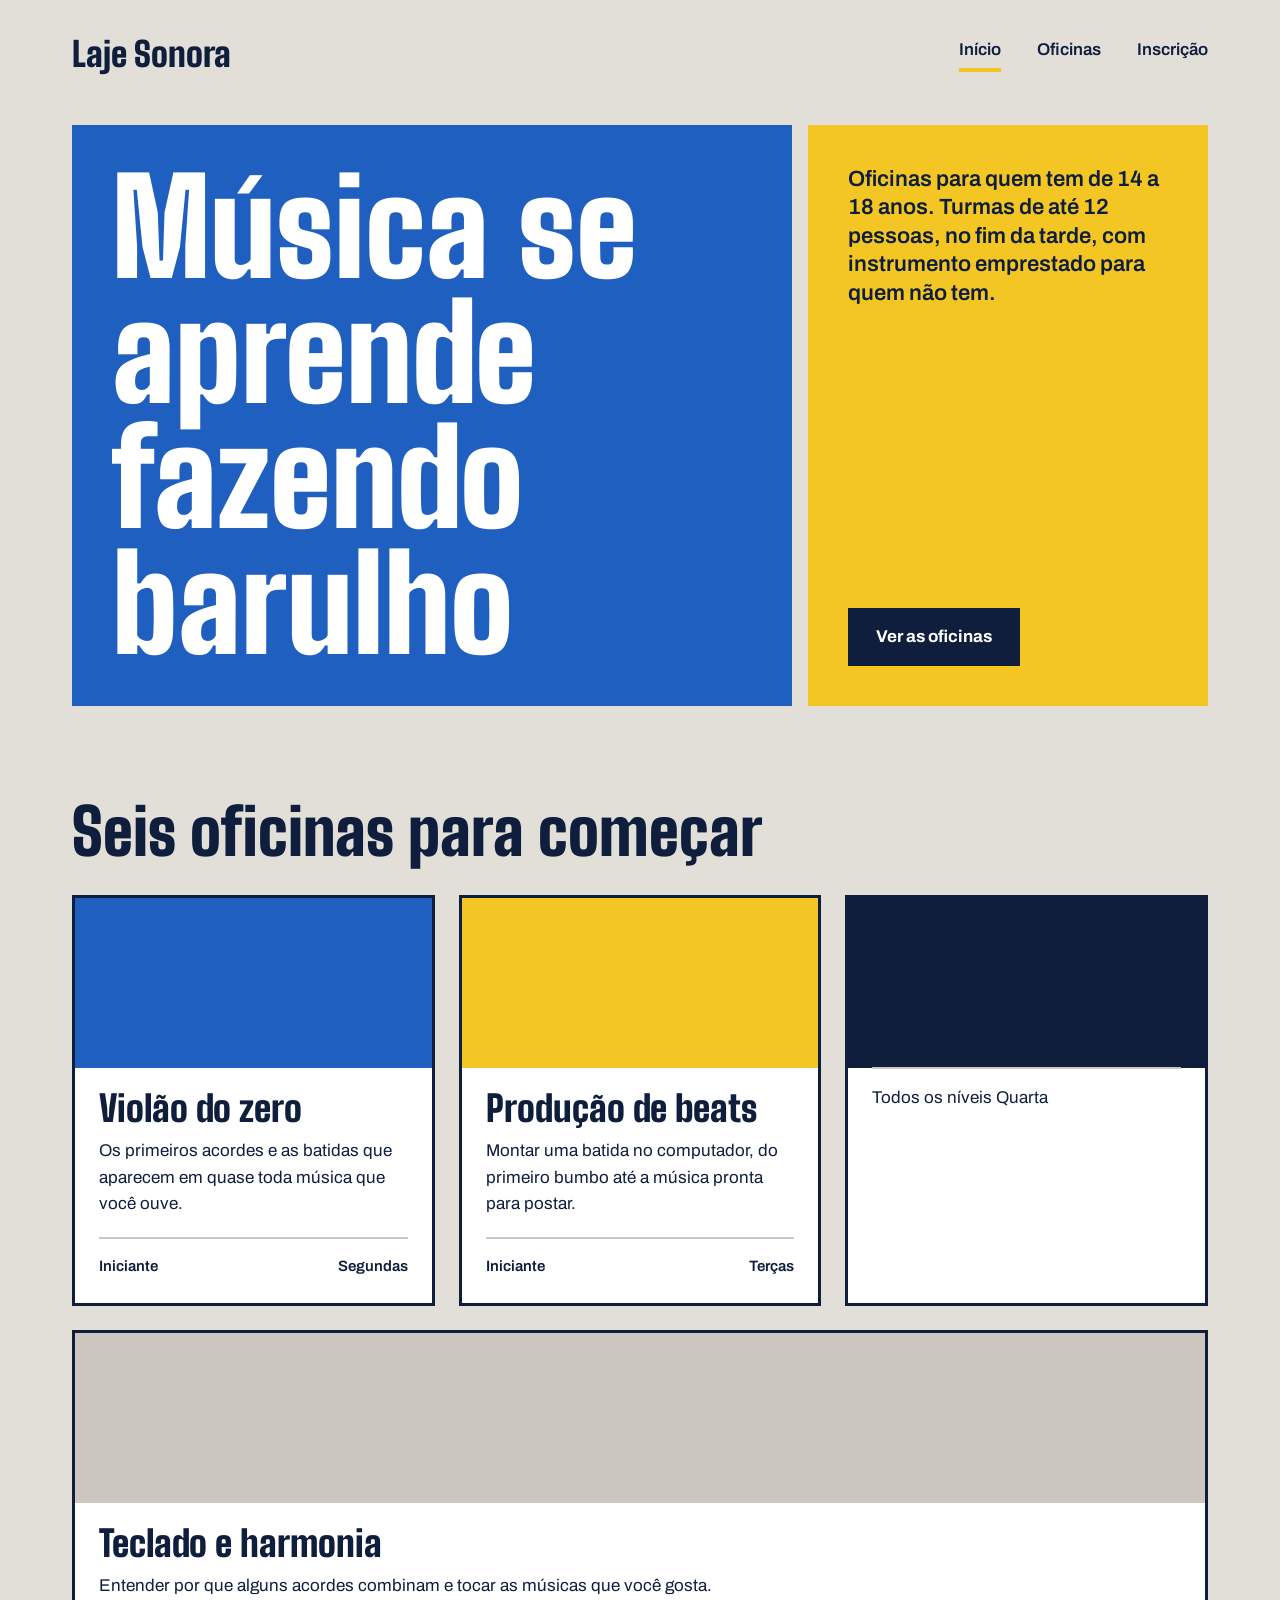
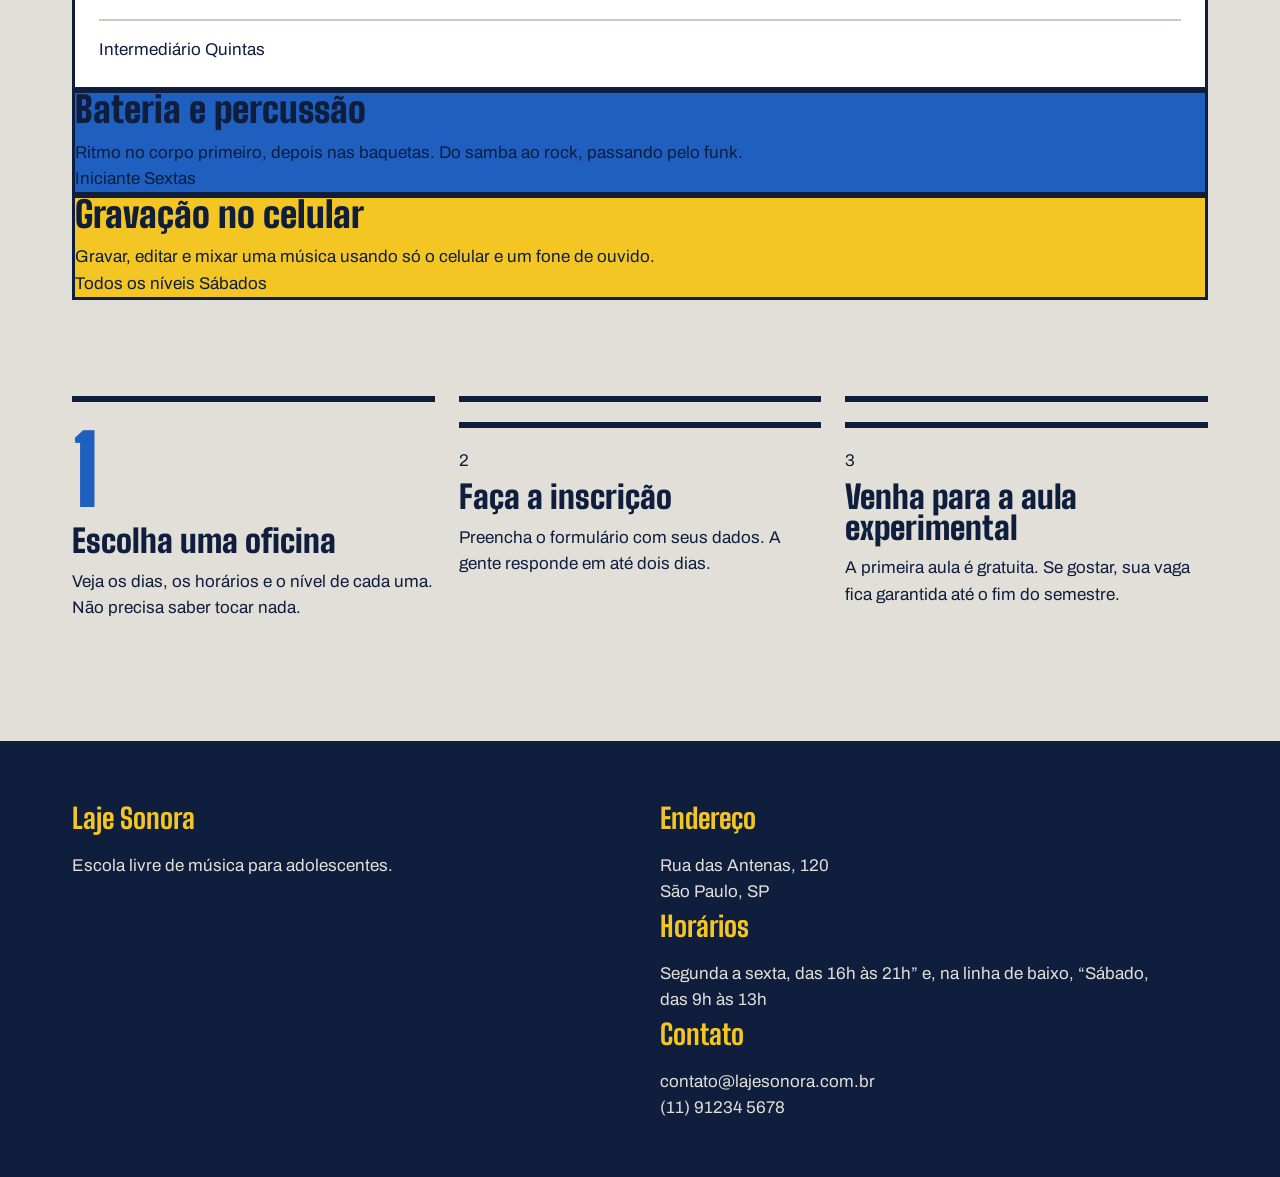
<file: index.html>
<!DOCTYPE html>
<html lang="pt-BR">
<head>
    <meta charset="UTF-8">
    <meta name="viewport" content="width=device-width, initial-scale=1.0">
    <link rel="stylesheet" href="index.css">
<link rel="preconnect" href="https://fonts.googleapis.com">
<link rel="preconnect" href="https://fonts.gstatic.com" crossorigin>
<link href="https://fonts.googleapis.com/css2?family=Archivo:ital,wght@0,100..900;1,100..900&family=Big+Shoulders:opsz,wght@10..72,100..900&display=swap" rel="stylesheet">

    <title>Laje Sonora | Início</title>
</head>
<body>
    <header class="conteudo topo">
        <a href="index.html" class="logo">Laje Sonora</a>
        <nav class="menu">
            <a href="index.html" class="atual">Início</a>
            <a href="oficinas.html">Oficinas</a>
            <a href="inscricao.html">Inscrição</a>

        </nav>
    </header>
    <main>
        <section class="conteudo cartazes">
        <div class="cartaz cartaz-principal">
            <h1>Música se aprende fazendo barulho</h1>
        </div>
        <div class="cartaz cartaz-lateral">
            <p>Oficinas para quem tem de 14 a 18 anos. Turmas de até 12 pessoas, no fim da tarde, com instrumento emprestado para quem não tem.</p>
            <a href="oficinas.html" class="botao">Ver as oficinas</a>
        </div>
        </section>
        <section class="conteudo secao">
            <h2 class="titulo-secao">Seis oficinas para começar</h2>
            <div class="cards">
                <article class="card">
                    <div class="foto foto-azul"></div>
                    <div class="card-texto">
                        <h3>Violão do zero</h3>
                        <p>Os primeiros acordes e as batidas que aparecem em quase toda música que você ouve.</p>
                        <div class="card-info">
                            <span>Iniciante</span>
                            <span>Segundas</span>
                        </div>
                    </div>
                </article>
                <article class="card">
                <div class="foto foto-amarela"></div>
                <div class="card-texto">
                    <h3>Produção de beats</h3>
                    <p>Montar uma batida no computador, do primeiro bumbo até a música pronta para postar.</p>

                    <div class="card-info">
                    <span>Iniciante</span>
                    <span>Terças</span>
                    </div>
                </div>
                </article>
                <article class="card">
                    <div class="foto foto-tinta">
                        <div class="card-texto">
                        <h3>Canto em grupo</h3>
                        <p>Afinação, respiração e vozes em harmonia, cantando junto com a turma toda.</p>
                        <div class="card-info"></div>
                        <span>Todos os níveis</span>
                        <span>Quarta</span>
                        </div>
                    </div>
                </article>
                <article class="card">
                    <div class="foto"></div>

                        <div class="card-texto">
                <h3>Teclado e harmonia</h3>
                <p>Entender por que alguns acordes combinam e tocar as músicas que você gosta.</p>
                <div class="card-info"></div>
                <span>Intermediário</span>
                <span>Quintas</span>
                </div>
                    </div>
                </article>
                <article class="card">
                    <div class="foto-azul">
                <h3>Bateria e percussão</h3>
                <p>Ritmo no corpo primeiro, depois nas baquetas. Do samba ao rock, passando pelo funk.</p>
                <span>Iniciante</span>
                <span>Sextas</span>
                    </div>
                </article>
                <article class="card">
                    <div class="foto-amarela">
                <h3>Gravação no celular</h3>
                <p>Gravar, editar e mixar uma música usando só o celular e um fone de ouvido.</p>
                <span>Todos os níveis</span>
                <span>Sábados</span>
                    </div>
                </article>
            </div>
        </section>
        <section class="conteudo secao">
        <h2></h2>
        <div class="passos">
            <div class="passo">
                <p class="passo-numero">1</p>
                <h3>Escolha uma oficina</h3>
                <p>Veja os dias, os horários e o nível de cada uma. Não precisa saber tocar nada.</p>
            </div>
            <div class="passo">
                <p class="passo numero">2</p>
                <h3>Faça a inscrição</h3>
                <p>Preencha o formulário com seus dados. A gente responde em até dois dias.</p>
            </div>
            <div class="passo">
                <p class="passo numero">3</p>
                <h3>Venha para a aula experimental</h3>
                <p>A primeira aula é gratuita. Se gostar, sua vaga fica garantida até o fim do semestre.</p>
            </div>
        </div>
        
        </section>
    </main>
    <footer class="rodape">
        <div class="conteudo rodape-colunas">
            <div class="rodape-coluna">
                <h4>Laje Sonora</h4>
                <p>Escola livre de música para adolescentes.</p>
            </div>
            <div class="conteudo rodape-coluna">
                <div class="rodape-coluna">
                    <h4>Endereço</h4>
                    <p>Rua das Antenas, 120 <br> São Paulo, SP </p>
                </div>
                <div class="rodape-coluna">
                    <h4>Horários</h4>
                    <p>Segunda a sexta, das 16h às 21h” e, na linha de baixo, “Sábado, das 9h às 13h</p>
                </div>
                <div class="rodape-coluna">
                    <h4>Contato</h4>
                    <p>contato@lajesonora.com.br <br> (11) 91234 5678</p>
                </div>
        </div>
    </footer>
</body>
</html>
</file>
<file: index.css>
* {
    margin: 0;
    padding: 0;
    box-sizing: border-box;
}
:root {
    --concreto: #E2DFD8;

    --concreto-escuro: #CBC7BE;

    --tinta: #0F1E3D;

    --caixa-dagua: #1F5FBF;

    --fita: #F3C623;

    --branco: #FFFFFF;

    --fonte-cartaz: "Big Shoulders", "Arial Narrow", sans-serif;

    --fonte-texto: "Archivo", Arial, sans-serif;
}
body {
    background-color: var(--concreto);
    color: var(--tinta);
    font-family: var(--fonte-texto);
    font-size: 17px; 
    line-height: 1.55;

}
a {
    color: inherit;
}

h1, h2, h3 {
    font-family: var(--fonte-cartaz);
    font-weight: 900;
    line-height: 0.95;
}

.conteudo {
    max-width: 1200px;
    margin-inline: auto;
    padding-inline: 32px;
}

.topo {
    padding-block: 28px;
    display: flex;
    justify-content: space-between;
    align-items: center;
}

.logo {
    font-family: var(--fonte-cartaz);
    font-size: 34px;
    font-weight: 900;
    text-decoration: none;
}
.menu {
    display: flex;
    gap: 36px;
} 
.menu a {
    font-weight: 600;
    text-decoration: none;
    padding-bottom: 4px;
    border-bottom: 4px solid transparent;
}
.menu a:hover {
    border-bottom-color: var(--tinta);

}
.menu a.atual {
    border-bottom-color: var(--fita);

}

.cartazes {
    margin-top: 16px;
    display: flex;
    gap: 16px;
}
.cartaz {
    padding: 40px;

}
.cartaz-principal {
    background-color: var(--caixa-dagua);
    color: white;
    flex: 2;
}

.cartaz-principal h1 {
    font-size: 132px;
    max-width: 9ch;
}

.cartaz-lateral {
    background-color: var(--fita);
    flex: 1;
    display: flex;
    flex-direction: column;
    justify-content: space-between;
    gap: 32px;
    align-items: flex-start;

}

.cartaz-lateral p{
    font-size: 22px;
    font-weight: 600;
    line-height: 1.3;
}

.botao {
    background-color: var(--tinta);
    color: white;
    font-weight: 700;
    text-decoration: none;
    padding: 16px 28px;
    border: none;
    font-family: var(--fonte-texto);
    font-size: 17px;
    cursor: pointer;
}

.botao:hover {
    background-color: var(--caixa-dagua);
}
.secao{
    margin-top: 96px;
}

.titulo-secao{
    font-size: 64px;
    margin-bottom: 32px;
}

.cards {
    display: flex;
    flex-wrap: wrap;
    gap: 24px;
}
.card {
    background-color: white;
    border: 3px solid var(--tinta);
    flex: 1 1 340px;
}

.card .foto{
    height: 170px;
}
    .foto {
        background-color: var(--concreto-escuro);
    }
    
    .foto-azul {
        background-color: var(--caixa-dagua);
    }
    
    .foto-amarela {
        background-color: var(--fita);
    }
    
    .foto-tinta {
        background-color: var(--tinta);
    }
    
    
    .card-texto {
        padding: 24px;
    }
    
    
    .card h3 {
        font-size: 36px;
        margin-bottom: 12px;
    }

    .card-info {
        margin-top: 20px;
        padding-top: 16px;
        border-top: 2px solid var(--concreto-escuro);
        font-weight: 600;
        font-size: 15px;
        display: flex;
        justify-content: space-between;
    }

    
.passos {
    display: flex;
    gap: 24px;
}

.passo {
    flex: 1;
    border-top: 6px solid var(--tinta);
    padding-top: 20px;
}

.passo-numero {
    font-family: var(--fonte-cartaz);
    font-size: 96px;
    font-weight: 900;
    line-height: 1;
    color: var(--caixa-dagua);
}

.passo h3 {
    font-size: 32px;
    margin-block: 8px 12px;
}
.rodape {
    margin-top: 120px;
    background-color: var(--tinta);
    color: var(--concreto);
    padding-block: 56px;
}

.rodape-colunas {
    display: flex;
    gap: 40px;
}

.rodape-coluna {
    flex: 1;
}

.rodape h4 {
    font-family: var(--fonte-cartaz);
    font-size: 28px;
    color: var(--fita);
    margin-bottom: 12px;
}


@media (max-width: 800px){
    .cartazes,
    .passos,
    .rodape-colunas {
        flex-direction: column;
    }
    .cartaz-principal h1{
        font-size: 84px;
    }

}

@media (max-width: 800px) {
    .inscricao,
    .linha,
    .rodape-colunas {
        flex-direction: column;
    }
    .titulo-pagina{
        font-size: 96px;
    }
}
</file>
